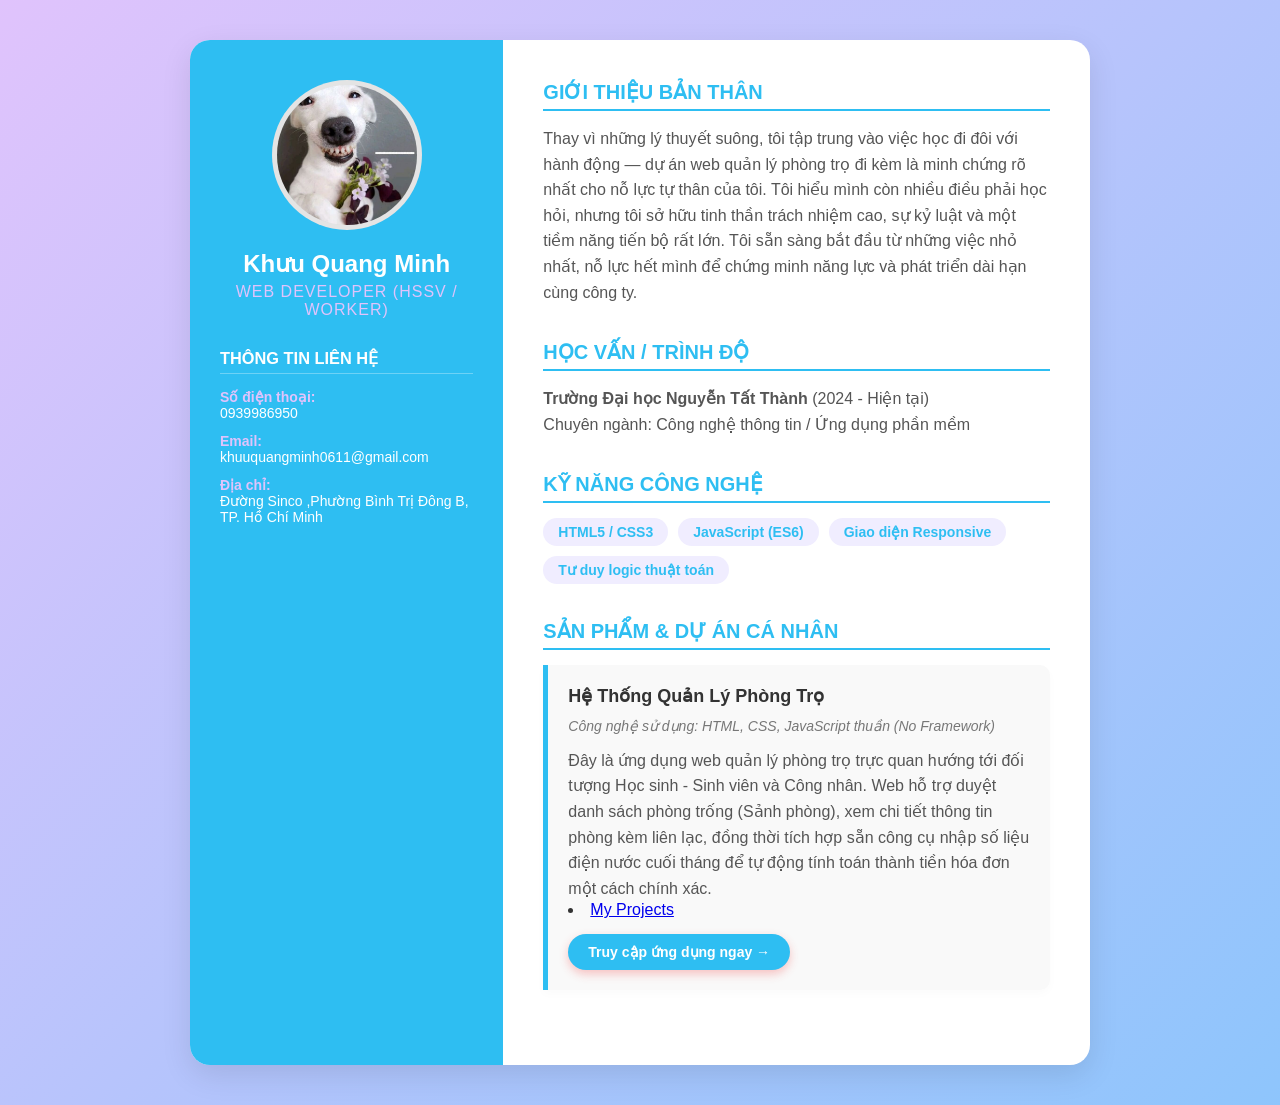
<file: index.html>
<!DOCTYPE html>
<html lang="vi">
<head>
    <meta charset="UTF-8">
    <meta name="viewport" content="width=device-width, initial-scale=1.0">
    <title>CV Cá Nhân - Khưu Quang Minh </title>
    <style>
        * {
            box-sizing: border-box;
            margin: 0;
            padding: 0;
            font-family: 'Segoe UI', Tahoma, Geneva, Verdana, sans-serif;
        }

        body {
            min-height: 100vh;
            background: linear-gradient(135deg, #e0c3fc 0%, #8ec5fc 100%);
            color: #333;
            padding: 40px 20px;
        }

        .cv-container {
            max-width: 900px;
            margin: 0 auto;
            background: #fff;
            border-radius: 20px;
            box-shadow: 0 10px 30px rgba(0,0,0,0.1);
            overflow: hidden;
            display: flex;
            flex-wrap: wrap;
        }

        /* Thanh bên trái - Thông tin cá nhân */
        .sidebar {
            flex: 1;
            min-width: 300px;
            background: #2ebef2;
            color: #fff;
            padding: 40px 30px;
            display: flex;
            flex-direction: column;
            align-items: center;
            text-align: center;
        }

        .avatar {
            width: 150px;
            height: 150px;
            border-radius: 50%;
            background: #ddd;
            margin-bottom: 20px;
            border: 5px solid rgba(255,255,255,0.2);
            object-fit: cover;
        }

        .name {
            font-size: 24px;
            font-weight: bold;
            margin-bottom: 5px;
        }

        .title {
            font-size: 16px;
            color: #e0c3fc;
            margin-bottom: 30px;
            text-transform: uppercase;
            letter-spacing: 1px;
        }

        .contact-info {
            width: 100%;
            text-align: left;
            font-size: 14px;
        }

        .contact-info h3 {
            border-bottom: 1px solid rgba(255,255,255,0.3);
            padding-bottom: 5px;
            margin-bottom: 15px;
            color: #fff;
        }

        .contact-item {
            margin-bottom: 12px;
            display: flex;
            flex-direction: column;
        }

        .contact-item span:first-child {
            font-weight: bold;
            color: #e0c3fc;
        }

        /* Phần bên phải - Nội dung CV */
        .main-content {
            flex: 2;
            min-width: 350px;
            padding: 40px;
        }

        .section {
            margin-bottom: 35px;
        }

        .section-title {
            font-size: 20px;
            color: #2ebef2;
            border-bottom: 2px solid #2ebef2;
            padding-bottom: 5px;
            margin-bottom: 15px;
            text-transform: uppercase;
        }

        .section p {
            line-height: 1.6;
            color: #555;
        }

        .skill-list {
            display: flex;
            flex-wrap: wrap;
            gap: 10px;
            list-style: none;
            margin-top: 10px;
        }

        .skill-list li {
            background: #f0edff;
            color: #2ebef2;
            padding: 6px 15px;
            border-radius: 20px;
            font-weight: 600;
            font-size: 14px;
        }

        /* Phần giới thiệu Web phòng trọ */
        .project-card {
            background: #f9f9f9;
            border-left: 5px solid #2ebef2;
            padding: 20px;
            border-radius: 0 10px 10px 0;
            margin-top: 15px;
            box-shadow: 0 4px 10px rgba(0,0,0,0.02);
        }

        .project-card h4 {
            font-size: 18px;
            color: #333;
            margin-bottom: 8px;
        }

        .btn-view-project {
            display: inline-block;
            margin-top: 15px;
            background: #2ebef2;
            color: #fff;
            padding: 10px 20px;
            border-radius: 25px;
            text-decoration: none;
            font-weight: bold;
            font-size: 14px;
            transition: all 0.3s ease;
            box-shadow: 0 4px 10px rgba(243, 67, 67, 0.3);
        }

        .btn-view-project:hover {
            background: #f9df77;
            transform: translateY(-2px);
        }
    </style>
</head>
<body>

    <div class="cv-container">
        <div class="sidebar">
            <img class="avatar" src="avatar.jpg" alt="Avatar">
            <div class="name">Khưu Quang Minh</div>
            <div class="title">Web Developer (HSSV / Worker)</div>

            <div class="contact-info">
                <h3>THÔNG TIN LIÊN HỆ</h3>
                <div class="contact-item">
                    <span>Số điện thoại:</span>
                    <span>0939986950</span>
                </div>
                <div class="contact-item">
                    <span>Email:</span>
                    <span>khuuquangminh0611@gmail.com</span>
                </div>
                <div class="contact-item">
                    <span>Địa chỉ:</span>
                    <span>Đường Sinco ,Phường Bình Trị Đông B, TP. Hồ Chí Minh</span>
                </div>
            </div>
        </div>

        <div class="main-content">
            <div class="section">
                <h2 class="section-title">Giới thiệu bản thân</h2>
                <p>Thay vì những lý thuyết suông, tôi tập trung vào việc học đi đôi với hành động — dự án web quản lý phòng trọ đi kèm là minh chứng rõ nhất cho nỗ lực tự thân của tôi.
                     Tôi hiểu mình còn nhiều điều phải học hỏi, nhưng tôi sở hữu tinh thần trách nhiệm cao, sự kỷ luật và một tiềm năng tiến bộ rất lớn. Tôi sẵn sàng bắt đầu từ những việc nhỏ nhất,
                     nỗ lực hết mình để chứng minh năng lực và phát triển dài hạn cùng công ty.</p>
            </div>

            <div class="section">
                <h2 class="section-title">Học vấn / Trình độ</h2>
                <p><strong>Trường Đại học Nguyễn Tất Thành</strong> (2024 - Hiện tại)<br>Chuyên ngành: Công nghệ thông tin / Ứng dụng phần mềm</p>
            </div>

            <div class="section">
                <h2 class="section-title">Kỹ năng công nghệ</h2>
                <ul class="skill-list">
                    <li>HTML5 / CSS3</li>
                    <li>JavaScript (ES6)</li>
                    <li>Giao diện Responsive</li>
                    <li>Tư duy logic thuật toán</li>
                </ul>
            </div>

            <div class="section">
                <h2 class="section-title">Sản phẩm & Dự án cá nhân</h2>
                <div class="project-card">
                    <h4>Hệ Thống Quản Lý Phòng Trọ </h4>
                    <p style="margin-bottom: 10px; font-size: 14px; color: #777;"><em>Công nghệ sử dụng: HTML, CSS, JavaScript thuần (No Framework)</em></p>
                    <p>Đây là ứng dụng web quản lý phòng trọ trực quan hướng tới đối tượng Học sinh - Sinh viên và Công nhân. Web hỗ trợ duyệt danh sách phòng trống (Sảnh phòng),
                         xem chi tiết thông tin phòng kèm liên lạc,
                         đồng thời tích hợp sẵn công cụ nhập số liệu điện nước cuối tháng để tự động tính toán thành tiền hóa đơn một cách chính xác.</p>
                    <li><a href="projects.html">My Projects</a></li>
                    <a href="h.html" class="btn-view-project">Truy cập ứng dụng ngay &rarr;</a>
                </div>
            </div>
        </div>
    </div>

</body>
</html>
</file>
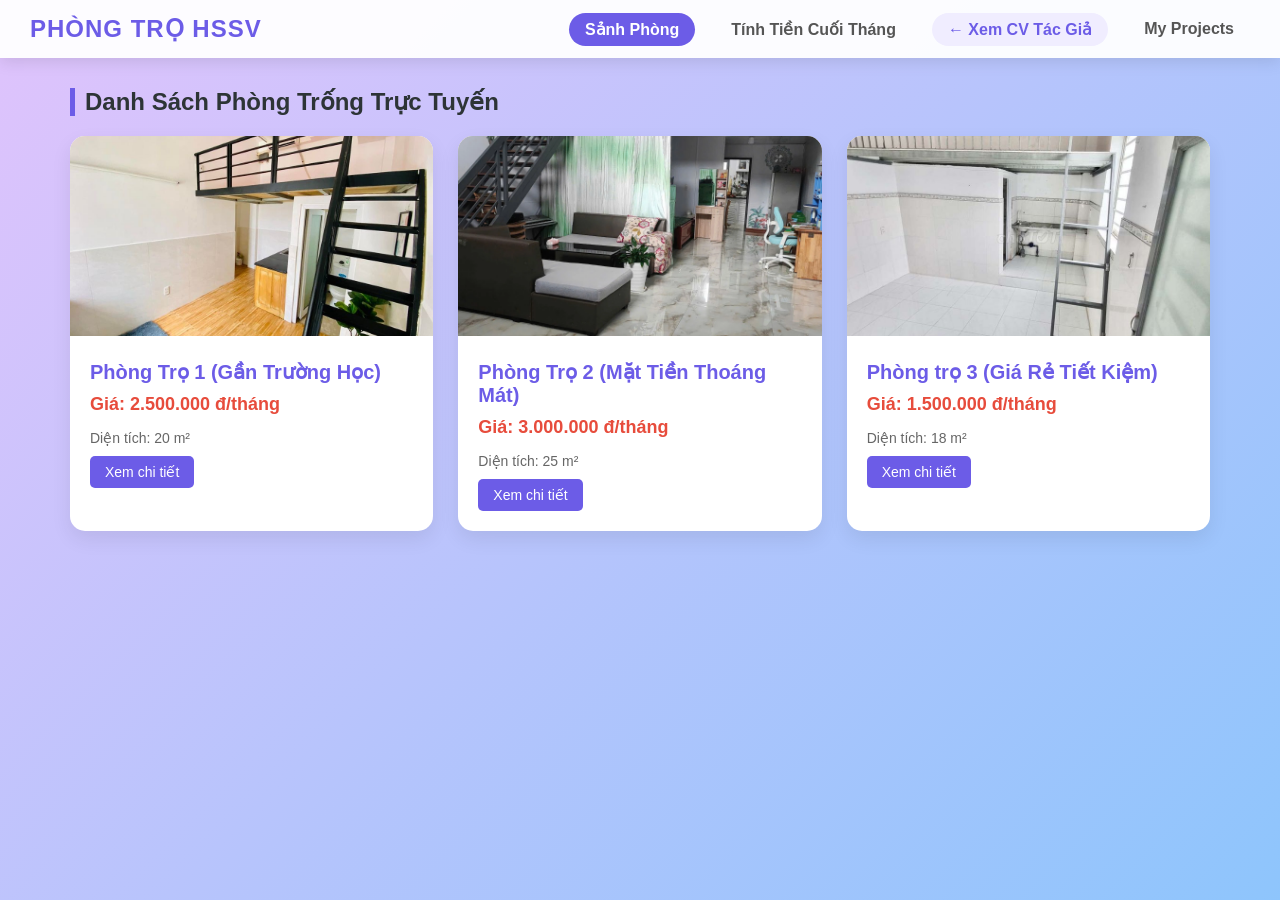
<file: h.html>
<!DOCTYPE html>
<html lang="vi">
<head>
    <meta charset="UTF-8">
    <meta name="viewport" content="width=device-width, initial-scale=1.0">
    <title>Hệ Thống Quản Lý Phòng Trọ Giá Rẻ</title>
    <link rel="stylesheet" href="n.css">
</head>
<body>

    <nav>
        <div class="logo">Phòng Trọ HSSV</div>
        <ul class="menu-links">
            <li><a href="#" class="active" id="nav-lobby" onclick="switchPage('lobby-page')">Sảnh Phòng</a></li>
            <li><a href="#" id="nav-billing" onclick="switchPage('billing-page')">Tính Tiền Cuối Tháng</a></li>
            <li><a href="cv.html" style="background-color: #f0edff; color: #6c5ce7;">&larr; Xem CV Tác Giả</a></li>
            <li><a href="projects.html">My Projects</a></li>
        </ul>
    </nav>

    <div id="lobby-page" class="page active-page">
        <h2>Danh Sách Phòng Trống Trực Tuyến</h2>
        <div class="room-grid" id="room-grid-container">
            </div>
    </div>

    <div id="detail-page" class="page">
        <h2>Chi Tiết Phòng Trọ</h2>
        <div class="detail-container" id="room-detail-container">
            </div>
    </div>

    <div id="billing-page" class="page">
        <h2>Hóa Đơn Tính Tiền Phòng Mỗi Tháng</h2>
        <div class="calc-box">
            <div class="form-group">
                <label for="room-select">Chọn phòng tính tiền:</label>
                <select id="room-select" onchange="updateRoomPriceInForm()">
                    </select>
            </div>
            
            <div class="form-group">
                <label>Giá phòng cố định (VND):</label>
                <input type="text" id="form-room-price" readonly>
            </div>

            <div class="form-group">
                <label for="power-num">Số ký điện tiêu thụ (kWh):</label>
                <input type="number" id="power-num" placeholder="Nhập số ký điện sử dụng trong tháng..." value="0">
                <small style="color: #777;">Đơn giá điện: 3.000đ / kWh</small>
            </div>

            <div class="form-group">
                <label for="water-num">Số khối nước tiêu thụ (m³):</label>
                <input type="number" id="water-num" placeholder="Nhập số khối nước sử dụng trong tháng..." value="0">
                <small style="color: #777;">Đơn giá nước: 15.000đ / m³</small>
            </div>

            <button class="btn-calc" onclick="calculateTotal()">Tính Thành Tiền & Xuất Hóa Đơn</button>

            <div class="invoice-result" id="invoice-box">
                <h3>Hóa Đơn Chi Tiết</h3>
                <div id="invoice-content"></div>
            </div>
        </div>
    </div>

    <script src="script.js"></script>
</body>
</html>
</file>
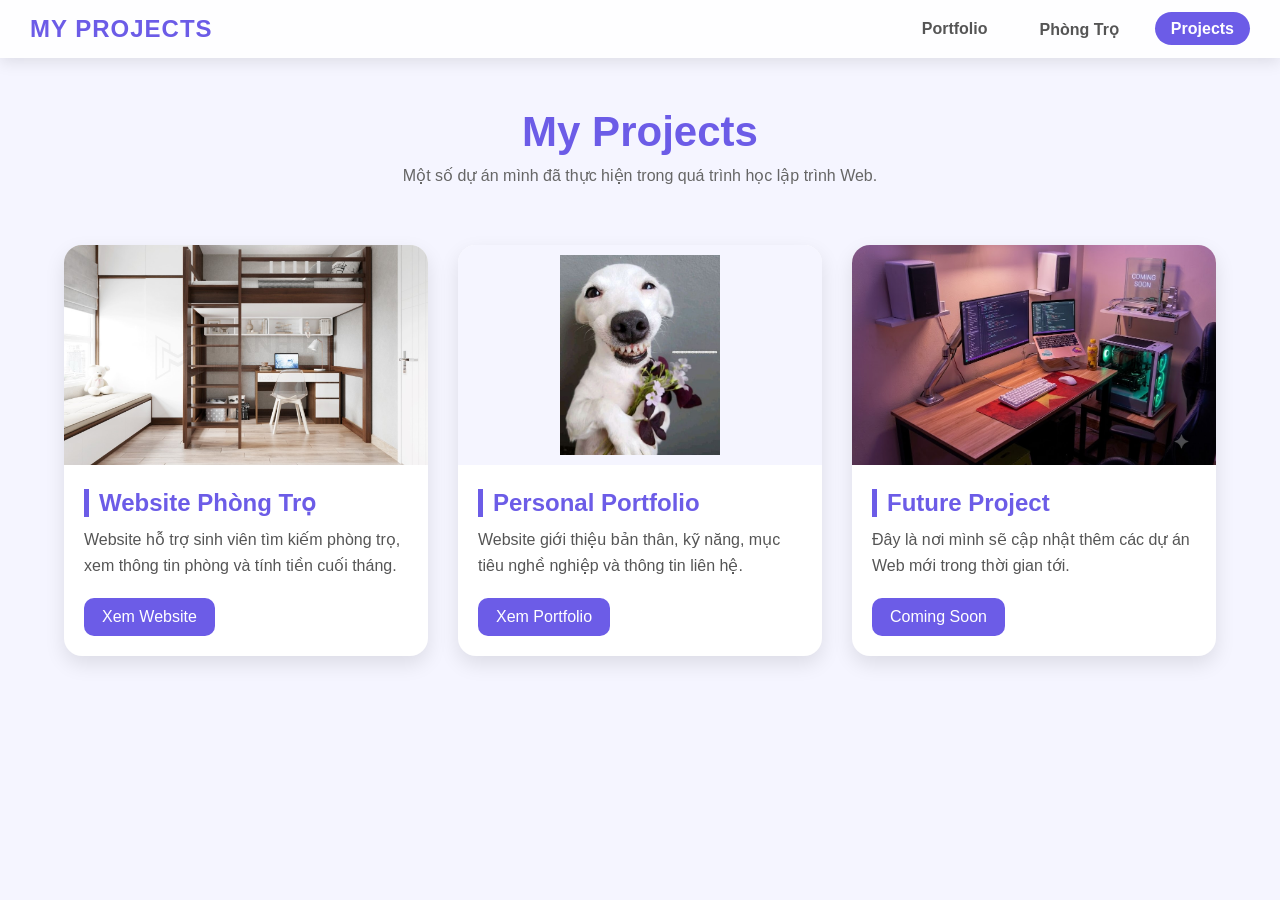
<file: projects.html>
<!DOCTYPE html>
<html lang="vi">
<head>
    <meta charset="UTF-8">
    <meta name="viewport" content="width=device-width, initial-scale=1.0">
    <title>My Projects</title>

    <link rel="stylesheet" href="n.css">

    <style>
        body{
            background:#f5f5ff;
        }

        .project-title{
            text-align:center;
            padding:50px 20px 20px;
        }

        .project-title h1{
            color:#6c5ce7;
            font-size:42px;
        }

        .project-title p{
            color:#666;
            margin-top:10px;
        }

        .projects{
            width:90%;
            max-width:1200px;
            margin:40px auto;
            display:grid;
            grid-template-columns:repeat(auto-fit,minmax(300px,1fr));
            gap:30px;
        }

        .project-card{
            background:white;
            border-radius:18px;
            overflow:hidden;
            box-shadow:0 8px 20px rgba(0,0,0,.1);
            transition:.3s;
        }

        .project-card:hover{
            transform:translateY(-10px);
        }

        .project-card img{
            width:100%;
            height:220px;
            object-fit:cover;
        }

        .avatar-project{
    object-fit: contain !important;
    background: #f5f5ff;
    padding: 10px;
        }
        .project-content{
            padding:20px;
        }

        .project-content h2{
            color:#6c5ce7;
            margin-bottom:10px;
        }

        .project-content p{
            color:#555;
            line-height:1.6;
        }

        .btn{
            display:inline-block;
            margin-top:20px;
            text-decoration:none;
            background:#6c5ce7;
            color:white;
            padding:10px 18px;
            border-radius:10px;
            transition:.3s;
        }

        .btn:hover{
            background:#5849d6;
        }

        @media(max-width:768px){

            .project-title h1{
                font-size:32px;
            }

        }
    </style>

</head>

<body>

<nav>

    <div class="logo">
        My Projects
    </div>

    <ul class="menu-links">
        <li><a href="cv.html">Portfolio</a></li>
        <li><a href="h.html">Phòng Trọ</a></li>
        <li><a href="projects.html" class="active">Projects</a></li>
    </ul>

</nav>

<section class="project-title">

    <h1>My Projects</h1>

    <p>Một số dự án mình đã thực hiện trong quá trình học lập trình Web.</p>

</section>

<section class="projects">

    <div class="project-card">

        <img src="phongtro-project.jpg">

        <div class="project-content">

            <h2>Website Phòng Trọ</h2>

            <p>
                Website hỗ trợ sinh viên tìm kiếm phòng trọ,
                xem thông tin phòng và tính tiền cuối tháng.
            </p>

            <a href="h.html" class="btn">
                Xem Website
            </a>

        </div>

    </div>

    <div class="project-card">

        <img src="avatar.jpg" class="avatar-project">

        <div class="project-content">

            <h2>Personal Portfolio</h2>

            <p>
                Website giới thiệu bản thân,
                kỹ năng, mục tiêu nghề nghiệp
                và thông tin liên hệ.
            </p>

            <a href="cv.html" class="btn">
                Xem Portfolio
            </a>

        </div>

    </div>

    <div class="project-card">

        <img src="future-project.jpg">

        <div class="project-content">

            <h2>Future Project</h2>

            <p>
                Đây là nơi mình sẽ cập nhật thêm
                các dự án Web mới trong thời gian tới.
            </p>

            <a href="#" class="btn">
                Coming Soon
            </a>

        </div>

    </div>

</section>

</body>
</html>
</file>
<file: n.css>
/* === CẤU HÌNH CHUNG & BACKGROUND PHÙ HỢP HSSV/CÔNG NHÂN === */
* {
    box-sizing: border-box;
    margin: 0;
    padding: 0;
    font-family: 'Segoe UI', Tahoma, Geneva, Verdana, sans-serif;
}

body {
    min-height: 100vh;
    /* Màu nền gradient tươi sáng, phối màu trẻ trung, dễ chịu */
    background: linear-gradient(135deg, #e0c3fc 0%, #8ec5fc 100%);
    color: #333;
}

/* === THANH MENU NAVIGATION === */
nav {
    background-color: rgba(255, 255, 255, 0.95);
    padding: 15px 30px;
    display: flex;
    justify-content: space-between;
    align-items: center;
    box-shadow: 0 4px 15px rgba(0,0,0,0.1);
    position: sticky;
    top: 0;
    z-index: 1000;
}

.logo {
    font-size: 24px;
    font-weight: bold;
    color: #6c5ce7;
    text-transform: uppercase;
    letter-spacing: 1px;
}

.menu-links {
    display: flex;
    list-style: none;
    gap: 20px;
}

.menu-links li a {
    text-decoration: none;
    color: #555;
    font-weight: 600;
    padding: 8px 16px;
    border-radius: 20px;
    transition: all 0.3s ease;
}

.menu-links li a:hover, .menu-links li a.active {
    background-color: #6c5ce7;
    color: #fff;
}

/* === PHÂN TRANG (PAGES) === */
.page {
    display: none;
    padding: 30px;
    max-width: 1200px;
    margin: 0 auto;
}

.page.active-page {
    display: block;
    animation: fadeIn 0.5s ease;
}

@keyframes fadeIn {
    from { opacity: 0; transform: translateY(10px); }
    to { opacity: 1; transform: translateY(0); }
}

h2 {
    margin-bottom: 20px;
    color: #2d3436;
    border-left: 5px solid #6c5ce7;
    padding-left: 10px;
}

/* === TRANG SẢNH PHÒNG (LOBBY) === */
.room-grid {
    display: grid;
    grid-template-columns: repeat(auto-fill, minmax(300px, 1fr));
    gap: 25px;
}

.room-card {
    background: #fff;
    border-radius: 15px;
    overflow: hidden;
    box-shadow: 0 8px 20px rgba(0,0,0,0.08);
    transition: transform 0.3s ease;
    cursor: pointer;
}

.room-card:hover {
    transform: translateY(-5px);
}

.room-img {
    width: 100%;
    height: 200px;
    object-fit: cover;
    background-color: #ddd;
}

.room-info {
    padding: 20px;
}

.room-name {
    font-size: 20px;
    font-weight: bold;
    margin-bottom: 10px;
    color: #6c5ce7;
}

.room-price {
    font-size: 18px;
    color: #e74c3c;
    font-weight: bold;
    margin-bottom: 15px;
}

.btn-detail {
    display: inline-block;
    background: #6c5ce7;
    color: #fff;
    padding: 8px 15px;
    border-radius: 5px;
    text-decoration: none;
    font-size: 14px;
    transition: background 0.2s;
}

.btn-detail:hover {
    background: #5b4bc4;
}

/* === TRANG CHI TIẾT PHÒNG === */
.detail-container {
    display: flex;
    flex-wrap: wrap;
    gap: 30px;
    background: #fff;
    padding: 30px;
    border-radius: 15px;
    box-shadow: 0 8px 20px rgba(0,0,0,0.08);
}

.detail-img {
    flex: 1;
    min-width: 300px;
    max-height: 400px;
    object-fit: cover;
    border-radius: 10px;
}

.detail-content {
    flex: 1;
    min-width: 300px;
}

.detail-content p {
    margin-bottom: 12px;
    font-size: 16px;
}

.price-highlight {
    color: #e74c3c;
    font-weight: bold;
    font-size: 20px;
}

/* === TRANG TÍNH TIỀN ĐIỆN NƯỚC === */
.calc-box {
    background: #fff;
    padding: 30px;
    border-radius: 15px;
    box-shadow: 0 8px 20px rgba(0,0,0,0.08);
    max-width: 600px;
    margin: 0 auto;
}

.form-group {
    margin-bottom: 15px;
}

.form-group label {
    display: block;
    margin-bottom: 5px;
    font-weight: 600;
}

.form-group input, .form-group select {
    width: 100%;
    padding: 10px;
    border: 1px solid #ddd;
    border-radius: 8px;
    font-size: 16px;
}

.btn-calc {
    width: 100%;
    padding: 12px;
    background: #f2be7f;
    color: white;
    border: none;
    border-radius: 8px;
    font-size: 16px;
    font-weight: bold;
    cursor: pointer;
    transition: background 0.2s;
}

.btn-calc:hover {
    background: #edca7e;
}

.invoice-result {
    margin-top: 25px;
    padding: 20px;
    background: #f9f9f9;
    border-left: 5px solid #2ecc71;
    border-radius: 0 8px 8px 0;
    display: none;
}

.invoice-result h3 {
    margin-bottom: 10px;
    color: #2ecc71;
}

.invoice-row {
    display: flex;
    justify-content: space-between;
    margin-bottom: 8px;
    border-bottom: 1px dashed #eee;
    padding-bottom: 5px;
}

.total-row {
    font-weight: bold;
    font-size: 18px;
    color: #e74c3c;
    border-top: 2px solid #ddd;
    padding-top: 10px;
}@media screen and (max-width: 768px) {

    nav{
        display: flex;
        flex-direction: column;
        align-items: center;
        gap: 15px;
        padding: 20px;
    }

    .logo{
        text-align: center;
    }

    .menu-links{
        display: flex;
        flex-direction: column;
        width: 100%;
        gap: 12px;
        padding: 0;
    }

    .menu-links li{
        list-style: none;
        width: 100%;
    }

    .menu-links a{
        display: block;
        width: 100%;
        text-align: center;
        padding: 12px;
    }

}
</file>
